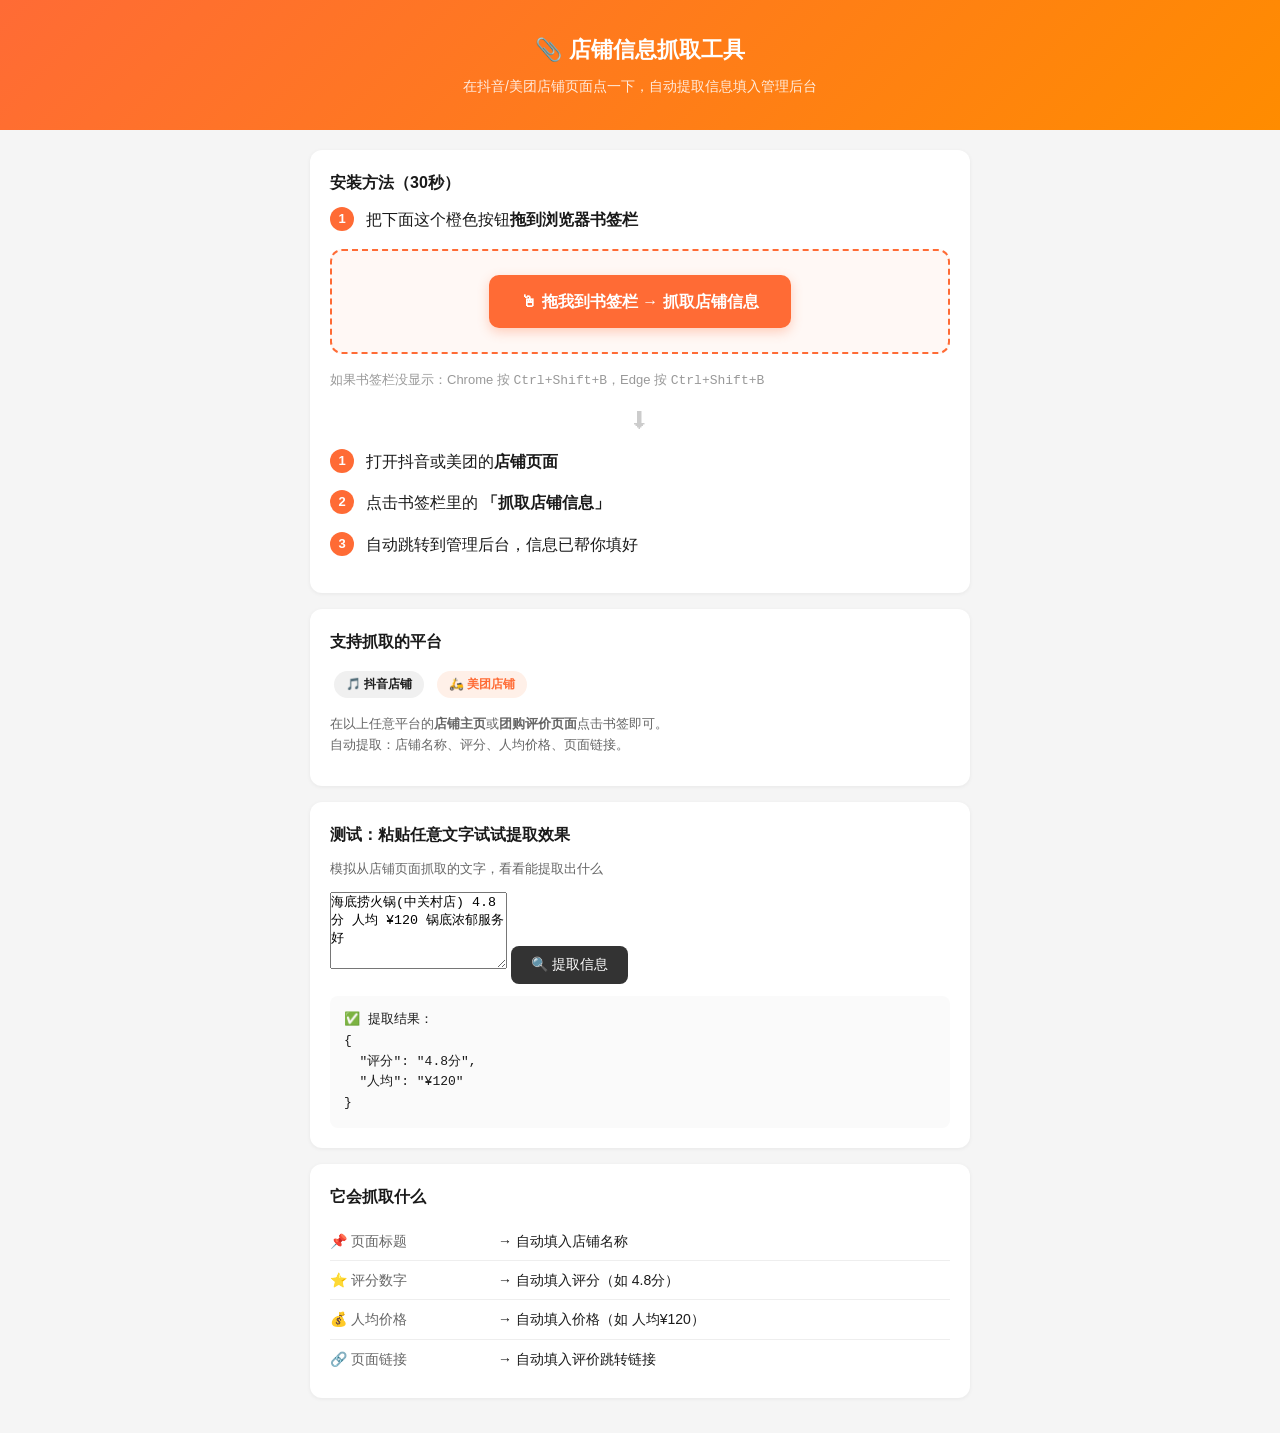
<file: docs/tools/scraper.html>
<!DOCTYPE html>
<html lang="zh-CN">
<head>
<meta charset="UTF-8">
<meta name="viewport" content="width=device-width, initial-scale=1.0">
<title>店铺信息抓取工具</title>
<style>
*,*::before,*::after{box-sizing:border-box;margin:0;padding:0}
body{
  font-family:-apple-system,BlinkMacSystemFont,"PingFang SC","Microsoft YaHei",sans-serif;
  background:#f5f5f5;color:#1a1a1a;line-height:1.6;min-height:100vh;
}
header{
  background:linear-gradient(135deg,#FF6B35,#FF8C00);color:#fff;padding:32px 20px;text-align:center;
}
header h1{font-size:22px;margin-bottom:8px;}
header p{opacity:0.85;font-size:14px;}

.container{max-width:700px;margin:0 auto;padding:20px;}

.card{
  background:#fff;border-radius:12px;padding:20px;margin-bottom:16px;
  box-shadow:0 1px 4px rgba(0,0,0,0.06);
}
.card h2{font-size:16px;font-weight:600;margin-bottom:12px;}
.card p{font-size:14px;color:#666;margin-bottom:10px;}

/* bookmarklet button */
.bookmarklet-box{
  background:#FFF8F5;border:2px dashed var(--orange, #FF6B35);border-radius:12px;
  padding:24px;text-align:center;margin:16px 0;
}
.bookmarklet-btn{
  display:inline-block;padding:14px 32px;background:#FF6B35;color:#fff;
  border-radius:10px;font-size:16px;font-weight:600;text-decoration:none;
  cursor:move;user-select:none;-webkit-user-drag:element;
  box-shadow:0 4px 12px rgba(255,107,53,0.3);
  transition:transform .1s;
}
.bookmarklet-btn:hover{transform:scale(1.05);}
.bookmarklet-btn:active{transform:scale(0.97);}

.steps{list-style:none;counter-reset:step;}
.steps li{counter-increment:step;padding-left:36px;position:relative;margin-bottom:16px;}
.steps li::before{
  content:counter(step);position:absolute;left:0;top:0;
  width:24px;height:24px;background:#FF6B35;color:#fff;
  border-radius:50%;font-size:13px;font-weight:700;text-align:center;line-height:24px;
}

.arrow{text-align:center;font-size:24px;color:#ccc;margin:8px 0;}

.code-block{
  background:#1e1e1e;color:#d4d4d4;padding:16px;border-radius:8px;
  font-size:12px;font-family:"SF Mono","Fira Code","Consolas",monospace;
  overflow-x:auto;white-space:pre-wrap;word-break:break-all;max-height:200px;overflow-y:auto;
}

/* supported platforms */
.platform-tag{
  display:inline-block;padding:4px 12px;border-radius:20px;font-size:12px;font-weight:600;margin:4px;
}
.tag-meituan{background:#FFF0E8;color:#FF6B35;}
.tag-douyin{background:#f0f0f0;color:#1a1a1a;}

/* test area */
.test-area{margin-top:12px;}
.test-area input{
  width:100%;padding:10px 12px;border:1.5px solid #e0e0e0;border-radius:8px;font-size:14px;
}
.test-area button{
  margin-top:8px;padding:10px 20px;background:#333;color:#fff;border:none;
  border-radius:8px;font-size:14px;cursor:pointer;
}
.test-result{
  margin-top:12px;background:#fafafa;border-radius:8px;padding:14px;font-size:13px;
  font-family:monospace;white-space:pre-wrap;max-height:300px;overflow-y:auto;
}
</style>
</head>
<body>

<header>
  <h1>📎 店铺信息抓取工具</h1>
  <p>在抖音/美团店铺页面点一下，自动提取信息填入管理后台</p>
</header>

<div class="container">

  <!-- 安装方法 -->
  <div class="card">
    <h2>安装方法（30秒）</h2>
    <ol class="steps">
      <li>把下面这个橙色按钮<strong>拖到浏览器书签栏</strong></li>
    </ol>

    <div class="bookmarklet-box">
      <a class="bookmarklet-btn" href="javascript:(function(){var d=document,t=d.title,b=d.body.innerText.replace(/\s+/g,' ').trim().slice(0,3000),u=location.href,admin='https://wgfqygt.github.io/nfc/admin.html';var p='url='+encodeURIComponent(u)+'&title='+encodeURIComponent(t)+'&text='+encodeURIComponent(b);var r=/\b\d+(\.\d+)?\s*分\b/g;var m=b.match(r);if(m){p+='&rating='+encodeURIComponent(m[0]);};var pm=/人均\s*[¥￥]?\s*(\d+)/g;var mm=pm.exec(b);if(mm){p+='&price='+mm[1];};location.href=admin+'?'+p;})();">
        🖱 拖我到书签栏 → 抓取店铺信息
      </a>
    </div>

    <p style="font-size:13px;color:#999;">如果书签栏没显示：Chrome 按 <code>Ctrl+Shift+B</code>，Edge 按 <code>Ctrl+Shift+B</code></p>

    <div class="arrow">⬇</div>

    <ol class="steps" start="2">
      <li>打开抖音或美团的<strong>店铺页面</strong></li>
      <li>点击书签栏里的 <strong>「抓取店铺信息」</strong></li>
      <li>自动跳转到管理后台，信息已帮你填好</li>
    </ol>
  </div>

  <!-- 支持哪些平台 -->
  <div class="card">
    <h2>支持抓取的平台</h2>
    <div>
      <span class="platform-tag tag-douyin">🎵 抖音店铺</span>
      <span class="platform-tag tag-meituan">🛵 美团店铺</span>
    </div>
    <p style="margin-top:12px;font-size:13px;color:#666;">
      在以上任意平台的<strong>店铺主页</strong>或<strong>团购评价页面</strong>点击书签即可。<br>
      自动提取：店铺名称、评分、人均价格、页面链接。
    </p>
  </div>

  <!-- 手动测试 -->
  <div class="card">
    <h2>测试：粘贴任意文字试试提取效果</h2>
    <p style="font-size:13px;color:#666;">模拟从店铺页面抓取的文字，看看能提取出什么</p>
    <div class="test-area">
      <textarea id="testInput" rows="5" placeholder="粘贴一段包含店名、评分、价格的文字...">海底捞火锅(中关村店) 4.8分 人均 ¥120 锅底浓郁服务好</textarea>
      <button onclick="runTest()">🔍 提取信息</button>
      <div class="test-result" id="testResult"></div>
    </div>
  </div>

  <!-- 抓取逻辑说明 -->
  <div class="card">
    <h2>它会抓取什么</h2>
    <table style="width:100%;font-size:14px;border-collapse:collapse;">
      <tr style="border-bottom:1px solid #eee;">
        <td style="padding:8px 0;color:#666;">📌 页面标题</td>
        <td style="padding:8px 0;">→ 自动填入店铺名称</td>
      </tr>
      <tr style="border-bottom:1px solid #eee;">
        <td style="padding:8px 0;color:#666;">⭐ 评分数字</td>
        <td style="padding:8px 0;">→ 自动填入评分（如 4.8分）</td>
      </tr>
      <tr style="border-bottom:1px solid #eee;">
        <td style="padding:8px 0;color:#666;">💰 人均价格</td>
        <td style="padding:8px 0;">→ 自动填入价格（如 人均¥120）</td>
      </tr>
      <tr>
        <td style="padding:8px 0;color:#666;">🔗 页面链接</td>
        <td style="padding:8px 0;">→ 自动填入评价跳转链接</td>
      </tr>
    </table>
  </div>

</div>

<script>
function runTest(){
  const text = document.getElementById('testInput').value;
  const result = document.getElementById('testResult');

  // 模拟真实抓取逻辑
  const extracted = {};

  // 评分: X.X分 或 X.X 分
  const ratingMatch = text.match(/(\d+(\.\d+)?)\s*分/);
  if(ratingMatch) extracted['评分'] = ratingMatch[1] + '分';

  // 人均
  const priceMatch = text.match(/人均\s*[¥￥]?\s*(\d+)/);
  if(priceMatch) extracted['人均'] = '¥' + priceMatch[1];

  // 店名（取第一行，或包含"店"的行）
  const lines = text.split(/[\n,，。]+/);
  const nameCandidates = lines.filter(l => l.length >= 4 && l.length <= 30 && !l.includes('http') && l.trim());
  if(nameCandidates.length > 0) extracted['推测店名'] = nameCandidates[0].trim();

  if(Object.keys(extracted).length === 0){
    result.innerHTML = '❌ 未提取到结构化信息，但页面标题和链接会保留';
  }else{
    result.innerHTML = '✅ 提取结果：\n' + JSON.stringify(extracted, null, 2);
  }
}

// 页面加载时跑一次测试演示
runTest();
</script>

</body>
</html>
</file>
